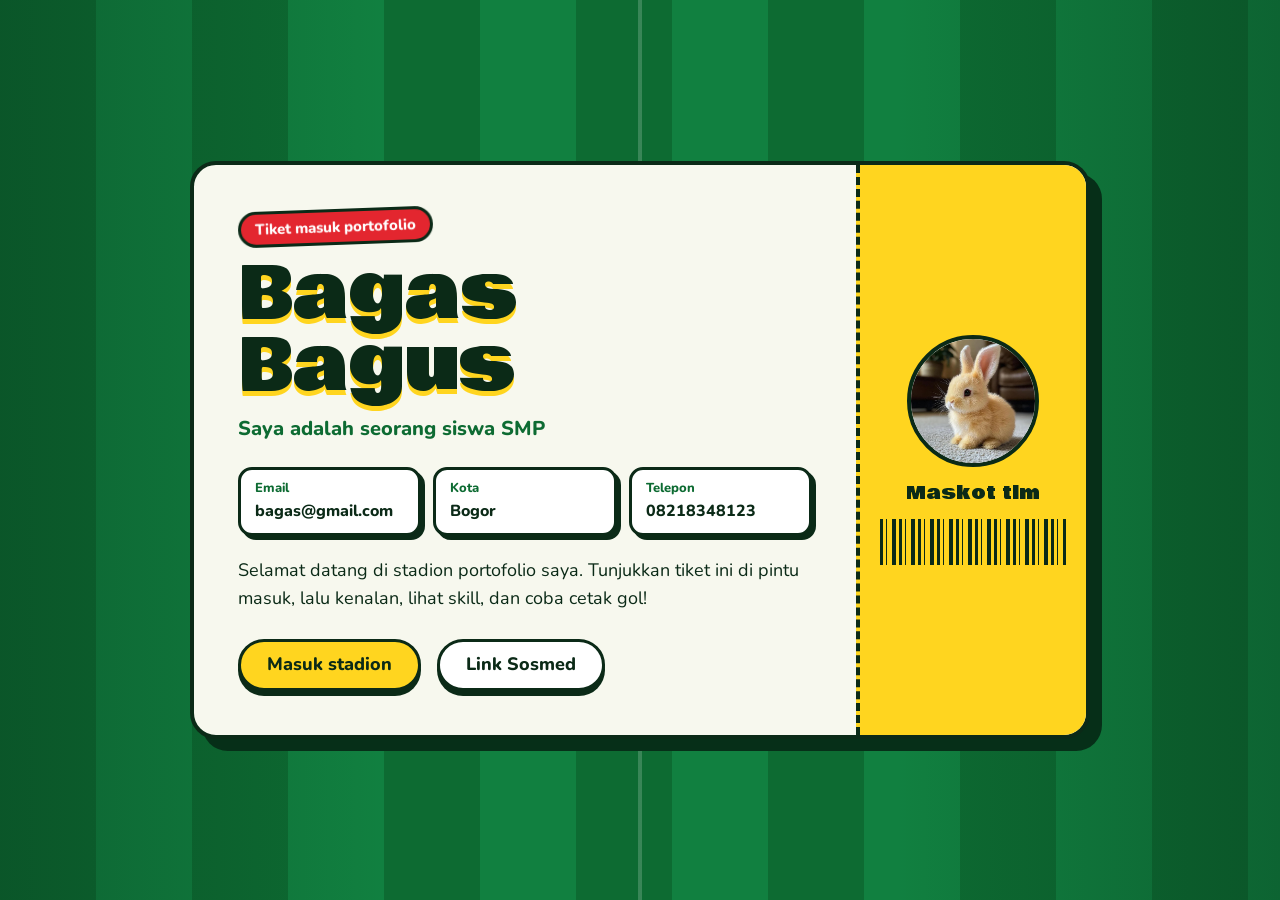
<file: index.html>
<!DOCTYPE html>
<html lang="id">
<head>
    <meta charset="UTF-8">
    <meta name="viewport" content="width=device-width, initial-scale=1.0">
    <meta name="theme-color" content="#0d6b32">
    <title>Tiket Masuk | Bagas Bagus</title>
    <link rel="icon" href="data:image/svg+xml,<svg xmlns=%22http://www.w3.org/2000/svg%22 viewBox=%220 0 100 100%22><text y=%22.9em%22 font-size=%2290%22>⚽</text></svg>">
    <link rel="stylesheet" href="fonts.css">
    <link rel="stylesheet" href="main.css">
</head>
<body>

    <svg class="sprite" width="0" height="0" aria-hidden="true" focusable="false">
        <defs><clipPath id="ballclip"><circle cx="50" cy="50" r="47"/></clipPath></defs>
        <symbol id="ball" viewBox="0 0 100 100">
            <circle cx="50" cy="50" r="47" fill="#fff" stroke="#0b2a17" stroke-width="4"/>
            <g clip-path="url(#ballclip)" fill="#0b2a17">
                <polygon points="50,33 66,45 60,64 40,64 34,45"/>
                <circle cx="50" cy="0" r="13"/><circle cx="97.5" cy="34.5" r="13"/>
                <circle cx="79.4" cy="90.5" r="13"/><circle cx="20.6" cy="90.5" r="13"/>
                <circle cx="2.5" cy="34.5" r="13"/>
            </g>
            <g stroke="#0b2a17" stroke-width="3" stroke-linecap="round">
                <line x1="50" y1="33" x2="50" y2="12"/><line x1="66" y1="45" x2="86" y2="38"/>
                <line x1="60" y1="64" x2="72" y2="81"/><line x1="40" y1="64" x2="28" y2="81"/>
                <line x1="34" y1="45" x2="14" y2="38"/>
            </g>
        </symbol>
    </svg>

    <!-- bola-bola yang melayang di latar -->
    <div class="floaters" aria-hidden="true">
        <svg style="--x:6%;  --s:54px; --t:7s;  --d:0s"><use href="#ball"/></svg>
        <svg style="--x:22%; --s:34px; --t:9s;  --d:-3s"><use href="#ball"/></svg>
        <svg style="--x:44%; --s:46px; --t:8s;  --d:-5s"><use href="#ball"/></svg>
        <svg style="--x:68%; --s:30px; --t:10s; --d:-1s"><use href="#ball"/></svg>
        <svg style="--x:82%; --s:58px; --t:7.5s;--d:-4s"><use href="#ball"/></svg>
        <svg style="--x:94%; --s:36px; --t:9.5s;--d:-6s"><use href="#ball"/></svg>
    </div>

    <main class="gate">
        <article class="ticket" id="ticket">

            <div class="ticket-main">
                <p class="ticket-kind">Tiket masuk portofolio</p>
                <h1>Bagas Bagus</h1>
                <p class="role">Saya adalah seorang siswa SMP</p>

                <dl class="info">
                    <div><dt>Email</dt><dd class="email">bagas@gmail.com</dd></div>
                    <div><dt>Kota</dt><dd>Bogor</dd></div>
                    <div><dt>Telepon</dt><dd class="nomor_telpon">08218348123</dd></div>
                </dl>

                <p class="text">Selamat datang di stadion portofolio saya. Tunjukkan tiket ini di pintu masuk, lalu kenalan, lihat skill, dan coba cetak gol!</p>

                <div class="actions">
                    <a class="btn btn-yellow kontak" id="enter" href="page2.html">Masuk stadion</a>
                    <a class="btn btn-chalk" href="https://www.youtube.com/" target="_blank" rel="noopener">Link Sosmed</a>
                </div>
            </div>

            <div class="ticket-stub">
                <img class="gambar" src="kelinci.jpg" alt="Maskot tim: anak kelinci berbulu kuning" width="1500" height="1500">
                <p class="mascot">Maskot tim</p>
                <div class="barcode" aria-hidden="true"></div>
            </div>

        </article>
    </main>

    <script src="main.js"></script>
</body>
</html>
</file>
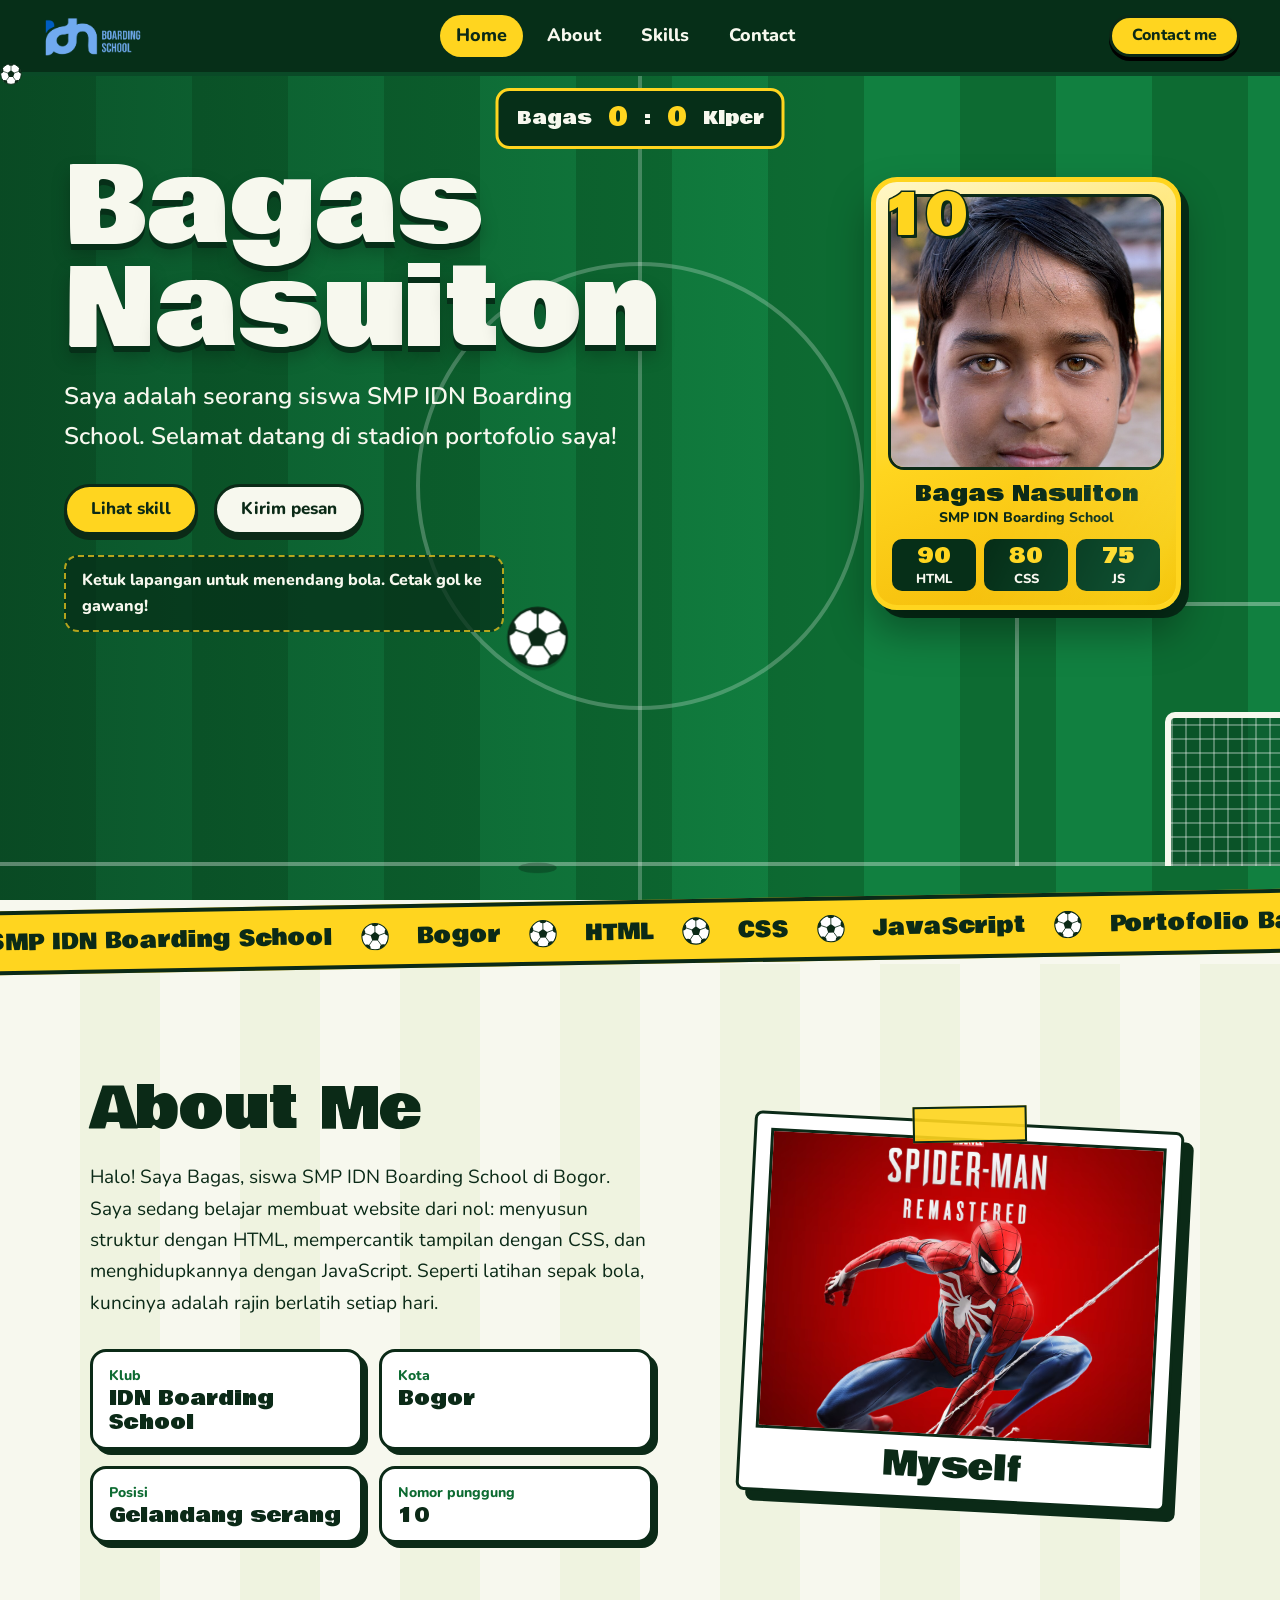
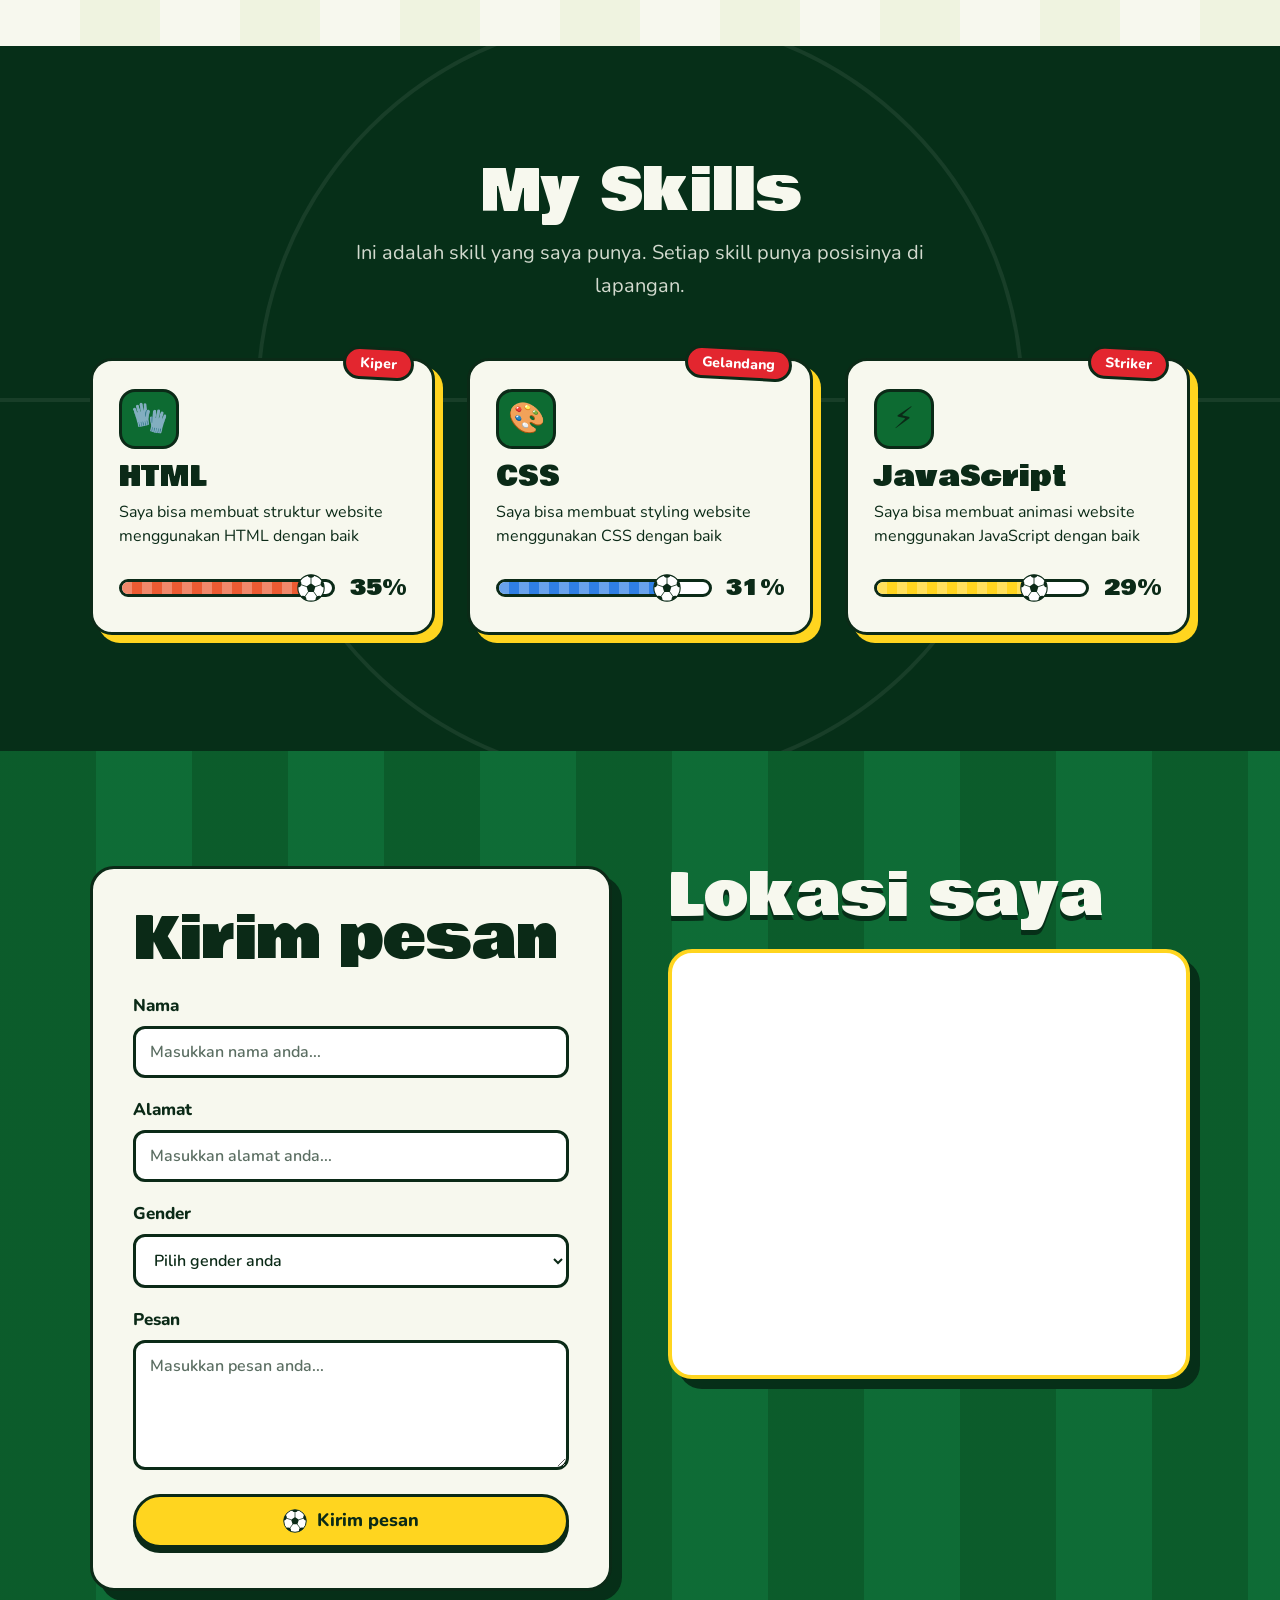
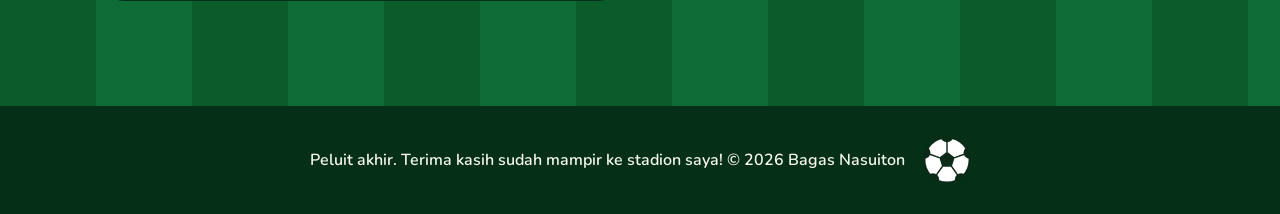
<file: page2.html>
<!DOCTYPE html>
<html lang="id">
<head>
    <meta charset="UTF-8">
    <meta name="viewport" content="width=device-width, initial-scale=1.0">
    <meta name="theme-color" content="#062f18">
    <meta name="description" content="Portofolio Bagas Nasuiton, siswa SMP IDN Boarding School. Kenalan, lihat skill, dan cetak gol di hero!">
    <title>Bagas Nasuiton | Portofolio Matchday</title>
    <link rel="icon" href="data:image/svg+xml,<svg xmlns=%22http://www.w3.org/2000/svg%22 viewBox=%220 0 100 100%22><text y=%22.9em%22 font-size=%2290%22>⚽</text></svg>">
    <link rel="stylesheet" href="fonts.css">
    <link rel="stylesheet" href="page2.css">
    <script>document.documentElement.classList.add('js')</script>
</head>
<body>

    <!-- Bola sepak (dipakai berulang lewat <use>) -->
    <svg class="sprite" width="0" height="0" aria-hidden="true" focusable="false">
        <defs><clipPath id="ballclip"><circle cx="50" cy="50" r="47"/></clipPath></defs>
        <symbol id="ball" viewBox="0 0 100 100">
            <circle cx="50" cy="50" r="47" fill="#fff" stroke="#0b2a17" stroke-width="4"/>
            <g clip-path="url(#ballclip)" fill="#0b2a17">
                <polygon points="50,33 66,45 60,64 40,64 34,45"/>
                <circle cx="50" cy="0" r="13"/><circle cx="97.5" cy="34.5" r="13"/>
                <circle cx="79.4" cy="90.5" r="13"/><circle cx="20.6" cy="90.5" r="13"/>
                <circle cx="2.5" cy="34.5" r="13"/>
            </g>
            <g stroke="#0b2a17" stroke-width="3" stroke-linecap="round">
                <line x1="50" y1="33" x2="50" y2="12"/><line x1="66" y1="45" x2="86" y2="38"/>
                <line x1="60" y1="64" x2="72" y2="81"/><line x1="40" y1="64" x2="28" y2="81"/>
                <line x1="34" y1="45" x2="14" y2="38"/>
            </g>
        </symbol>
    </svg>

    <nav class="navbar">
        <div class="logo">
            <a href="#home" aria-label="Kembali ke atas"><img src="images/logo-idn.png" alt="Logo IDN Boarding School"></a>
        </div>
        <button class="nav-toggle" type="button" aria-expanded="false" aria-controls="menu" aria-label="Buka menu">
            <span></span><span></span><span></span>
        </button>
        <div class="menu" id="menu">
            <a href="#home">Home</a>
            <a href="#aboutme">About</a>
            <a href="#skills">Skills</a>
            <a href="#contact">Contact</a>
        </div>
        <div class="button">
            <a class="btn btn-yellow" href="https://wa.me/6289639154877?text=Halo%20saya%20dari%20website" target="_blank" rel="noopener">Contact me</a>
        </div>
        <!-- Bola yang menggelinding mengikuti scroll -->
        <div class="progress" aria-hidden="true">
            <div class="progress-bar"></div>
            <svg class="progress-ball"><use href="#ball"/></svg>
        </div>
    </nav>

    <!-- ================= HERO: LAPANGAN ================= -->
    <header id="home" class="hero" data-pitch>
        <div class="pitch-lines" aria-hidden="true"><span class="box"></span></div>

        <div class="scoreboard" aria-live="polite">
            <span class="team">Bagas</span>
            <b id="score">0</b>
            <i>:</i>
            <b>0</b>
            <span class="team">Kiper</span>
        </div>

        <div class="hero-inner">
            <div class="hero-text">
                <h1 class="nama" aria-label="Bagas Nasuiton">Bagas Nasuiton</h1>
                <p class="deskripsi">Saya adalah seorang siswa SMP IDN Boarding School. Selamat datang di stadion portofolio saya!</p>
                <div class="hero-cta">
                    <a class="btn btn-yellow" href="#skills">Lihat skill</a>
                    <a class="btn btn-chalk" href="#contact">Kirim pesan</a>
                </div>
                <p class="hint" id="hint">Ketuk lapangan untuk menendang bola. Cetak gol ke gawang!</p>
            </div>

            <figure class="card player-card" id="playerCard">
                <span class="pc-shine" aria-hidden="true"></span>
                <span class="pc-number" aria-hidden="true">10</span>
                <img class="gambar" src="images/12_years_boy_from_Chanderi_(3).jpg" alt="Foto Bagas Nasuiton" width="960" height="1440">
                <figcaption>
                    <strong>Bagas Nasuiton</strong>
                    <span>SMP IDN Boarding School</span>
                    <ul class="pc-stats">
                        <li><b>90</b> HTML</li>
                        <li><b>80</b> CSS</li>
                        <li><b>75</b> JS</li>
                    </ul>
                </figcaption>
            </figure>
        </div>

        <div class="goal" id="goal" aria-hidden="true"></div>
        <div class="ball-shadow" id="ballShadow" aria-hidden="true"></div>
        <div class="ball" id="heroBall" aria-hidden="true"><svg><use href="#ball"/></svg></div>
        <div class="goal-banner" id="goalBanner" aria-hidden="true">GOOOL!</div>
    </header>

    <!-- Papan LED pinggir lapangan -->
    <div class="ticker" aria-hidden="true">
        <div class="ticker-track">
            <div class="ticker-group">
                <span>SMP IDN Boarding School</span><svg><use href="#ball"/></svg>
                <span>Bogor</span><svg><use href="#ball"/></svg>
                <span>HTML</span><svg><use href="#ball"/></svg>
                <span>CSS</span><svg><use href="#ball"/></svg>
                <span>JavaScript</span><svg><use href="#ball"/></svg>
                <span>Portofolio Bagas</span><svg><use href="#ball"/></svg>
            </div>
            <div class="ticker-group">
                <span>SMP IDN Boarding School</span><svg><use href="#ball"/></svg>
                <span>Bogor</span><svg><use href="#ball"/></svg>
                <span>HTML</span><svg><use href="#ball"/></svg>
                <span>CSS</span><svg><use href="#ball"/></svg>
                <span>JavaScript</span><svg><use href="#ball"/></svg>
                <span>Portofolio Bagas</span><svg><use href="#ball"/></svg>
            </div>
        </div>
    </div>

    <!-- ================= ABOUT: PROFIL PEMAIN ================= -->
    <section id="aboutme" class="aboutme">
        <div class="about-wrap">
            <div class="about-text">
                <h2>About Me</h2>
                <p>Halo! Saya Bagas, siswa SMP IDN Boarding School di Bogor. Saya sedang belajar membuat website dari nol: menyusun struktur dengan HTML, mempercantik tampilan dengan CSS, dan menghidupkannya dengan JavaScript. Seperti latihan sepak bola, kuncinya adalah rajin berlatih setiap hari.</p>
                <dl class="stats">
                    <div class="stat pop" style="--d:0ms"><dt>Klub</dt><dd>IDN Boarding School</dd></div>
                    <div class="stat pop" style="--d:90ms"><dt>Kota</dt><dd>Bogor</dd></div>
                    <div class="stat pop" style="--d:180ms"><dt>Posisi</dt><dd>Gelandang serang</dd></div>
                    <div class="stat pop" style="--d:270ms"><dt>Nomor punggung</dt><dd>10</dd></div>
                </dl>
            </div>
            <figure class="about-image pop">
                <img src="images/spiderman.avif" alt="Spider-Man beraksi di antara gedung tinggi" width="1000" height="563">
                <figcaption>Myself</figcaption>
            </figure>
        </div>
    </section>

    <!-- ================= SKILLS: STATISTIK PEMAIN ================= -->
    <section id="skills" class="skills">
        <div class="skills-title">
            <h2>My Skills</h2>
            <p class="skills-subtitle">Ini adalah skill yang saya punya. Setiap skill punya posisinya di lapangan.</p>
        </div>
        <div class="skills-container">

            <div class="skill-card pop" style="--d:0ms; --w:90%">
                <span class="skill-pos">Kiper</span>
                <div class="skill-icon" aria-hidden="true">🧤</div>
                <h3>HTML</h3>
                <p class="skill-desc">Saya bisa membuat struktur website menggunakan HTML dengan baik</p>
                <div class="skill-meter">
                    <div class="skill-bar"><div class="skill-progress html"><svg class="tip"><use href="#ball"/></svg></div></div>
                    <p class="skill-percent"><span class="count" data-to="90">90</span>%</p>
                </div>
            </div>

            <div class="skill-card pop" style="--d:130ms; --w:80%">
                <span class="skill-pos">Gelandang</span>
                <div class="skill-icon" aria-hidden="true">🎨</div>
                <h3>CSS</h3>
                <p class="skill-desc">Saya bisa membuat styling website menggunakan CSS dengan baik</p>
                <div class="skill-meter">
                    <div class="skill-bar"><div class="skill-progress css"><svg class="tip"><use href="#ball"/></svg></div></div>
                    <p class="skill-percent"><span class="count" data-to="80">80</span>%</p>
                </div>
            </div>

            <div class="skill-card pop" style="--d:260ms; --w:75%">
                <span class="skill-pos">Striker</span>
                <div class="skill-icon" aria-hidden="true">⚡</div>
                <h3>JavaScript</h3>
                <p class="skill-desc">Saya bisa membuat animasi website menggunakan JavaScript dengan baik</p>
                <div class="skill-meter">
                    <div class="skill-bar"><div class="skill-progress js"><svg class="tip"><use href="#ball"/></svg></div></div>
                    <p class="skill-percent"><span class="count" data-to="75">75</span>%</p>
                </div>
            </div>

        </div>
    </section>

    <!-- ================= CONTACT ================= -->
    <section id="contact" class="contact">
        <div class="contact-grid">
            <div class="Contact-form pop">
                <h2>Kirim pesan</h2>
                <form action="https://formsubmit.co/dion@idn.sch.id" method="POST">
                    <label for="nama">Nama</label>
                    <input id="nama" type="text" name="nama" placeholder="Masukkan nama anda..." required>
                    <label for="alamat">Alamat</label>
                    <input id="alamat" type="text" name="alamat" placeholder="Masukkan alamat anda...">
                    <label for="gender">Gender</label>
                    <select name="jenis_kelamin" id="gender">
                        <option value="">Pilih gender anda</option>
                        <option value="Pria">Pria</option>
                        <option value="Wanita">Wanita</option>
                    </select>
                    <label for="pesan">Pesan</label>
                    <textarea name="pesan" id="pesan" placeholder="Masukkan pesan anda..." required></textarea>
                    <button class="btn btn-yellow" type="submit"><svg class="btn-ball" aria-hidden="true"><use href="#ball"/></svg>Kirim pesan</button>
                </form>
            </div>
            <div class="contact-maps pop" style="--d:150ms">
                <h2>Lokasi saya</h2>
                <iframe title="Peta lokasi SMP dan SMK IDN Boarding School" src="https://www.google.com/maps/embed?pb=!1m18!1m12!1m3!1d3963.971549335213!2d107.03556067467862!3d-6.525276963791283!2m3!1f0!2f0!3f0!3m2!1i1024!2i768!4f13.1!3m3!1m2!1s0x2e69bc6e5be3d9bd%3A0x6b9881dabd801476!2sSMP%20%26%20SMK%20IDN%20Boarding%20School!5e0!3m2!1sen!2sid!4v1788061265386!5m2!1sen!2sid" width="600" height="450" style="border:0;" allowfullscreen="" loading="lazy" referrerpolicy="strict-origin-when-cross-origin"></iframe>
            </div>
        </div>
    </section>

    <footer class="footer">
        <p>Peluit akhir. Terima kasih sudah mampir ke stadion saya! © 2026 Bagas Nasuiton</p>
        <button class="to-top" type="button" id="toTop" aria-label="Kembali ke kick-off"><svg><use href="#ball"/></svg></button>
    </footer>

    <script src="page2.js"></script>
</body>
</html>
</file>
<file: fonts.css>
/* Font disimpan lokal di folder fonts/ supaya website tetap tampil benar tanpa internet */
@font-face{
    font-family:"Bowlby One";
    font-style:normal;
    font-weight:400;
    font-display:swap;
    src:url("fonts/bowlby-one-latin-400-normal.woff2") format("woff2");
}
@font-face{
    font-family:"Nunito";
    font-style:normal;
    font-weight:400;
    font-display:swap;
    src:url("fonts/nunito-latin-400-normal.woff2") format("woff2");
}
@font-face{
    font-family:"Nunito";
    font-style:normal;
    font-weight:600;
    font-display:swap;
    src:url("fonts/nunito-latin-600-normal.woff2") format("woff2");
}
@font-face{
    font-family:"Nunito";
    font-style:normal;
    font-weight:800;
    font-display:swap;
    src:url("fonts/nunito-latin-800-normal.woff2") format("woff2");
}
</file>
<file: main.css>
/* ==========================================================
   HALAMAN DEPAN — Tiket masuk stadion
   ========================================================== */

:root{
    --pitch:#0d6b32;
    --pitch-light:#118040;
    --night:#062f18;
    --chalk:#f7f8ee;
    --ink:#0b2a17;
    --yellow:#ffd51f;
    --red:#e3262f;

    --display:"Bowlby One","Arial Black",Impact,sans-serif;
    --body:"Nunito",system-ui,-apple-system,"Segoe UI",sans-serif;
    --spring:cubic-bezier(.3,1.5,.5,1);
}

*{ margin:0; padding:0; box-sizing:border-box; }

body{
    min-height:100svh;
    display:grid;
    place-items:center;
    padding:32px 16px;
    font-family:var(--body);
    font-size:18px;
    line-height:1.6;
    color:var(--ink);
    overflow-x:hidden;
    background:
        radial-gradient(circle at 50% 50%, transparent 0 190px, rgba(255,255,255,.18) 190px 194px, transparent 194px),
        linear-gradient(rgba(255,255,255,.18),rgba(255,255,255,.18)) center / 4px 100% no-repeat,
        linear-gradient(90deg, rgba(6,47,24,.35), transparent 30%, transparent 70%, rgba(6,47,24,.35)),
        repeating-linear-gradient(90deg, var(--pitch) 0 96px, var(--pitch-light) 96px 192px);
}

.sprite{ position:absolute; width:0; height:0; overflow:hidden; }
img{ max-width:100%; display:block; }

:focus-visible{ outline:3px solid var(--yellow); outline-offset:3px; }
.ticket :focus-visible{ outline-color:var(--ink); }

/* ---------- bola melayang ---------- */
.floaters{ position:fixed; inset:0; pointer-events:none; overflow:hidden; }
.floaters svg{
    position:absolute;
    left:var(--x);
    bottom:-80px;
    width:var(--s);
    height:var(--s);
    opacity:.9;
    animation:float var(--t) linear var(--d) infinite;
}
@keyframes float{
    0%  { transform:translateY(0) rotate(0); }
    100%{ transform:translateY(-120vh) rotate(540deg); }
}

/* ---------- tiket ---------- */
.gate{ position:relative; z-index:1; width:100%; max-width:900px; perspective:1200px; }

.ticket{
    position:relative;
    display:grid;
    grid-template-columns:1fr 230px;
    background:var(--chalk);
    border:4px solid var(--ink);
    border-radius:26px;
    box-shadow:12px 12px 0 var(--night);
    animation:drop 1.1s var(--spring) both;
}
@keyframes drop{
    0%  { opacity:0; transform:translateY(-110vh) rotate(-14deg); }
    55% { opacity:1; }
    100%{ opacity:1; transform:none; }
}

.ticket-main{ padding:clamp(26px,4vw,44px); }

.ticket-kind{
    display:inline-block;
    margin-bottom:14px;
    padding:3px 14px;
    background:var(--red);
    color:#fff;
    border:3px solid var(--ink);
    border-radius:999px;
    font-size:15px;
    font-weight:800;
    transform:rotate(-2deg);
}

h1{
    font-family:var(--display);
    font-weight:400;
    font-size:clamp(40px,7vw,72px);
    line-height:1;
    text-shadow:0 5px 0 var(--yellow);
}
.role{ margin-top:10px; font-size:20px; font-weight:800; color:var(--pitch); }

.info{
    margin-top:22px;
    display:grid;
    grid-template-columns:repeat(auto-fit,minmax(150px,1fr));
    gap:12px;
}
.info div{
    padding:8px 14px;
    background:#fff;
    border:3px solid var(--ink);
    border-radius:14px;
    box-shadow:4px 4px 0 var(--ink);
    transition:transform .25s var(--spring);
}
.info div:hover{ transform:translateY(-4px) rotate(-1.5deg); }
.info dt{ font-size:13px; font-weight:800; color:var(--pitch); }
.info dd{ font-weight:800; font-size:16px; overflow-wrap:anywhere; }

.text{ margin-top:20px; max-width:52ch; }

.actions{ margin-top:26px; display:flex; flex-wrap:wrap; gap:16px; }

.btn{
    display:inline-flex;
    align-items:center;
    justify-content:center;
    padding:12px 26px;
    border:3px solid var(--ink);
    border-radius:999px;
    font:800 18px/1.2 var(--body);
    color:var(--ink);
    text-decoration:none;
    box-shadow:0 5px 0 var(--ink);
    transition:transform .18s var(--spring), box-shadow .18s;
}
.btn:hover{ transform:translateY(-3px); box-shadow:0 8px 0 var(--ink); }
.btn:active{ transform:translateY(4px); box-shadow:0 1px 0 var(--ink); }
.btn-yellow{ background:var(--yellow); }
.btn-chalk{ background:#fff; }
.kontak{ animation:nudge 2.4s ease-in-out 1.6s infinite; }
@keyframes nudge{
    0%,86%,100%{ transform:none; }
    90%{ transform:translateX(-6px) rotate(-2deg); }
    94%{ transform:translateX(6px) rotate(2deg); }
}

/* ---------- sobekan tiket ---------- */
.ticket-stub{
    position:relative;
    display:flex;
    flex-direction:column;
    align-items:center;
    justify-content:center;
    gap:12px;
    padding:28px 20px;
    border-left:4px dashed var(--ink);
    background:var(--yellow);
    border-radius:0 22px 22px 0;
}
.ticket-stub .gambar{
    width:132px;
    height:132px;
    object-fit:cover;
    border:4px solid var(--ink);
    border-radius:50%;
    background:#fff;
    animation:wobble 3.2s ease-in-out infinite;
}
@keyframes wobble{
    0%,100%{ transform:rotate(-5deg); }
    50%    { transform:rotate(5deg) translateY(-6px); }
}
.mascot{ font-family:var(--display); font-size:18px; }
.barcode{
    width:100%;
    height:46px;
    background:repeating-linear-gradient(90deg,var(--ink) 0 3px,transparent 3px 6px,var(--ink) 6px 7px,transparent 7px 12px,var(--ink) 12px 16px,transparent 16px 19px);
}

/* ---------- masuk gerbang ---------- */
.ticket.leave{ animation:leave .55s cubic-bezier(.6,-.3,.8,.5) forwards; }
@keyframes leave{
    to{ opacity:0; transform:translateY(-120vh) rotate(8deg); }
}

/* ---------- responsif ---------- */
@media (max-width:720px){
    .ticket{ grid-template-columns:1fr; }
    .ticket-stub{
        flex-direction:row;
        flex-wrap:wrap;
        justify-content:center;
        border-left:0;
        border-top:4px dashed var(--ink);
        border-radius:0 0 22px 22px;
    }
    .ticket-stub .gambar{ width:84px; height:84px; }
    .barcode{ width:min(100%,220px); }
}

@media (prefers-reduced-motion:reduce){
    *,*::before,*::after{
        animation-duration:.01ms !important;
        animation-iteration-count:1 !important;
        animation-delay:0s !important;
        transition-duration:.01ms !important;
    }
    .floaters{ display:none; }
}
</file>
<file: page2.css>
/* ==========================================================
   PORTOFOLIO MATCHDAY — Bagas Nasuiton
   Palet: hijau rumput, kapur putih, kartu kuning, kartu merah
   ========================================================== */

:root{
    --pitch-dark:#0a4a27;
    --pitch:#0d6b32;
    --pitch-light:#118040;
    --night:#062f18;
    --chalk:#f7f8ee;
    --ink:#0b2a17;
    --yellow:#ffd51f;
    --red:#e3262f;
    --sky:#2f7fe5;

    --display:"Bowlby One","Arial Black",Impact,sans-serif;
    --body:"Nunito",system-ui,-apple-system,"Segoe UI",sans-serif;

    --nav-h:72px;
    --floor:34px;
    --spring:cubic-bezier(.3,1.5,.5,1);
}

*{
    margin:0;
    padding:0;
    box-sizing:border-box;
}

html{
    overflow-x:hidden;
    overflow-x:clip;
    scroll-behavior:smooth;
    scroll-padding-top:calc(var(--nav-h) + 8px);
}

body{
    font-family:var(--body);
    font-size:18px;
    line-height:1.65;
    color:var(--ink);
    background:var(--chalk);
    overflow-x:hidden;
    overflow-x:clip;
}

img{ max-width:100%; display:block; }

.sprite{ position:absolute; width:0; height:0; overflow:hidden; }

:focus-visible{
    outline:3px solid var(--yellow);
    outline-offset:3px;
}
.aboutme :focus-visible,
.Contact-form :focus-visible{ outline-color:var(--ink); }

h1,h2,h3{
    font-family:var(--display);
    font-weight:400;
    line-height:1.05;
}

h2{ font-size:clamp(36px,5vw,58px); }

/* ---------- Tombol ---------- */
.btn{
    display:inline-flex;
    align-items:center;
    justify-content:center;
    gap:10px;
    padding:12px 24px;
    border:3px solid var(--ink);
    border-radius:999px;
    font:800 17px/1.2 var(--body);
    color:var(--ink);
    text-decoration:none;
    cursor:pointer;
    box-shadow:0 5px 0 var(--ink);
    transition:transform .18s var(--spring), box-shadow .18s;
}
.btn:hover{ transform:translateY(-3px); box-shadow:0 8px 0 var(--ink); }
.btn:active{ transform:translateY(4px); box-shadow:0 1px 0 var(--ink); }
.btn-yellow{ background:var(--yellow); }
.btn-chalk{ background:var(--chalk); }

/* ==========================================================
   NAVBAR
   ========================================================== */
.navbar{
    position:sticky;
    top:0;
    z-index:50;
    height:var(--nav-h);
    display:flex;
    align-items:center;
    justify-content:space-between;
    gap:20px;
    padding:0 clamp(16px,4vw,40px);
    background:var(--night);
}

.logo img{ height:46px; width:auto; }

.menu{
    display:flex;
    gap:8px;
}

.menu a{
    color:var(--chalk);
    text-decoration:none;
    font-size:18px;
    font-weight:800;
    padding:6px 16px;
    border-radius:999px;
    transition:background .2s, transform .2s var(--spring), color .2s;
}
.menu a:hover{ background:rgba(255,255,255,.14); transform:translateY(-3px); }
.menu a.active{ background:var(--yellow); color:var(--ink); }

.button .btn{ padding:8px 20px; font-size:16px; box-shadow:0 4px 0 #000; }

.nav-toggle{
    display:none;
    width:44px;
    height:44px;
    border:0;
    border-radius:12px;
    background:rgba(255,255,255,.1);
    cursor:pointer;
    flex-direction:column;
    justify-content:center;
    align-items:center;
    gap:5px;
}
.nav-toggle span{
    width:22px;
    height:3px;
    border-radius:3px;
    background:var(--chalk);
    transition:transform .25s, opacity .25s;
}
.nav-toggle[aria-expanded="true"] span:nth-child(1){ transform:translateY(8px) rotate(45deg); }
.nav-toggle[aria-expanded="true"] span:nth-child(2){ opacity:0; }
.nav-toggle[aria-expanded="true"] span:nth-child(3){ transform:translateY(-8px) rotate(-45deg); }

/* Garis progres + bola menggelinding */
.progress{
    position:absolute;
    left:0;
    right:0;
    bottom:-4px;
    height:4px;
    background:var(--pitch-dark);
    --p:0%;
}
.progress-bar{ height:100%; width:var(--p); background:var(--yellow); }
.progress-ball{
    position:absolute;
    top:-9px;
    left:calc((100% - 22px) * var(--pn,0));
    width:22px;
    height:22px;
    transform:rotate(var(--rot,0deg));
}

/* ==========================================================
   HERO — LAPANGAN
   ========================================================== */
.hero{
    --ball:clamp(44px,5.2vw,62px);
    --goal-w:clamp(84px,9vw,120px);
    --goal-h:clamp(100px,min(12vw,19svh),156px);
    position:relative;
    overflow:hidden;
    min-height:max(640px, calc(100svh - var(--nav-h)));
    padding:84px clamp(16px,5vw,72px) calc(var(--goal-h) + var(--floor) + 18px);
    color:var(--chalk);
    background:
        linear-gradient(90deg, rgba(6,47,24,.55), rgba(6,47,24,0) 65%),
        repeating-linear-gradient(90deg, var(--pitch) 0 96px, var(--pitch-light) 96px 192px);
}

/* garis lapangan */
.pitch-lines{
    position:absolute;
    inset:0;
    pointer-events:none;
    background:
        linear-gradient(rgba(255,255,255,.24),rgba(255,255,255,.24)) center / 4px 100% no-repeat,
        linear-gradient(rgba(255,255,255,.34),rgba(255,255,255,.34)) 0 calc(100% - var(--floor)) / 100% 4px no-repeat;
}
.pitch-lines::before{
    content:"";
    position:absolute;
    left:50%;
    top:50%;
    width:min(440px,70vw);
    aspect-ratio:1;
    transform:translate(-50%,-50%);
    border:4px solid rgba(255,255,255,.24);
    border-radius:50%;
}
.pitch-lines .box{
    position:absolute;
    right:0;
    bottom:var(--floor);
    width:calc(var(--goal-w) + 150px);
    height:calc(var(--goal-h) + 110px);
    border:4px solid rgba(255,255,255,.34);
    border-right:0;
    border-bottom:0;
}

.hero-inner{
    position:relative;
    z-index:4;
    max-width:1180px;
    margin:0 auto;
    display:grid;
    grid-template-columns:1.3fr .7fr;
    gap:clamp(24px,5vw,64px);
    align-items:center;
}

/* nama: pemain berlari masuk satu per satu */
.nama{
    font-size:clamp(46px,min(9vw,14svh),108px);
    line-height:.95;
    color:var(--chalk);
    text-shadow:0 6px 0 var(--night), 0 10px 18px rgba(0,0,0,.25);
}
.nama .word{ display:inline-block; white-space:nowrap; margin-right:.22em; }
.nama .ch{
    display:inline-block;
    animation:dribble .8s var(--spring) backwards;
    animation-delay:calc(var(--i) * 55ms + 250ms);
}
@keyframes dribble{
    0%  { opacity:0; transform:translateY(-140%) rotate(-24deg) scale(.6); }
    100%{ opacity:1; transform:none; }
}

.deskripsi{
    margin-top:16px;
    max-width:40ch;
    font-size:clamp(19px,2.2vw,24px);
    font-weight:600;
    color:var(--chalk);
}

.hero-cta{
    margin-top:28px;
    display:flex;
    flex-wrap:wrap;
    gap:16px;
}

.hint{
    margin-top:20px;
    max-width:44ch;
    font-size:16px;
    font-weight:700;
    padding:10px 16px;
    border-radius:14px;
    background:rgba(6,47,24,.72);
    border:2px dashed rgba(255,213,31,.7);
    color:var(--chalk);
    transition:opacity .5s, transform .5s;
}
.hint.done{ opacity:0; transform:translateY(8px); pointer-events:none; }

/* papan skor */
.scoreboard{
    position:absolute;
    z-index:8;
    top:16px;
    left:50%;
    transform:translateX(-50%);
    display:flex;
    align-items:center;
    gap:12px;
    padding:6px 18px;
    border:3px solid var(--yellow);
    border-radius:14px;
    background:var(--night);
    font-family:var(--display);
    color:var(--chalk);
    font-size:18px;
}
.scoreboard b{
    min-width:28px;
    text-align:center;
    color:var(--yellow);
    font-weight:400;
    font-size:26px;
}
.scoreboard i{ font-style:normal; color:var(--chalk); }
.scoreboard.bump{ animation:bump .6s var(--spring); }
@keyframes bump{
    0%{ transform:translateX(-50%) scale(1); }
    35%{ transform:translateX(-50%) scale(1.25) rotate(-3deg); }
    100%{ transform:translateX(-50%) scale(1); }
}

/* kartu pemain */
.card.player-card{
    --rx:0deg;
    --ry:0deg;
    position:relative;
    justify-self:center;
    width:min(100%,310px);
    padding:12px 12px 0;
    border:5px solid var(--yellow);
    border-radius:26px;
    background:linear-gradient(160deg,#fff7c9,var(--yellow) 55%,#f2b705);
    box-shadow:0 22px 40px rgba(0,0,0,.35), 8px 8px 0 var(--night);
    transform:perspective(900px) rotateX(var(--rx)) rotateY(var(--ry));
    transition:transform .25s ease-out;
    animation:enter-card .9s var(--spring) .9s backwards;
}
@keyframes enter-card{
    from{ opacity:0; transform:translateX(120px) rotate(14deg); }
}
.player-card img.gambar{
    width:100%;
    height:auto;
    aspect-ratio:1/1;
    object-fit:cover;
    object-position:center 22%;
    border-radius:16px;
    border:3px solid var(--ink);
}
.pc-number{
    position:absolute;
    z-index:2;
    top:6px;
    left:8px;
    font-family:var(--display);
    font-size:56px;
    line-height:1;
    color:var(--yellow);
    -webkit-text-stroke:3px var(--ink);
    paint-order:stroke fill;
    text-shadow:3px 3px 0 var(--ink);
}
.pc-shine{
    position:absolute;
    inset:0;
    z-index:3;
    border-radius:20px;
    pointer-events:none;
    background:linear-gradient(115deg,transparent 30%,rgba(255,255,255,.55) 48%,transparent 66%);
    background-size:250% 100%;
    background-position:calc(50% + var(--ry) * -8) 0;
    mix-blend-mode:soft-light;
}
.player-card figcaption{
    padding:12px 4px 14px;
    text-align:center;
    color:var(--ink);
}
.player-card figcaption strong{
    display:block;
    font-family:var(--display);
    font-weight:400;
    font-size:22px;
    line-height:1.1;
}
.player-card figcaption span{ display:block; font-size:14px; font-weight:800; }
.pc-stats{
    margin-top:10px;
    list-style:none;
    display:flex;
    justify-content:center;
    gap:8px;
}
.pc-stats li{
    flex:1;
    padding:4px 0;
    border-radius:10px;
    background:var(--night);
    color:var(--chalk);
    font-size:13px;
    font-weight:800;
    line-height:1.25;
}
.pc-stats b{
    display:block;
    font-family:var(--display);
    font-weight:400;
    font-size:22px;
    color:var(--yellow);
}

/* gawang, bola, banner gol */
.goal{
    position:absolute;
    z-index:3;
    right:0;
    bottom:var(--floor);
    width:var(--goal-w);
    height:var(--goal-h);
    border:6px solid var(--chalk);
    border-right:0;
    border-bottom:0;
    border-radius:10px 0 0 0;
    background:
        repeating-linear-gradient(0deg, rgba(255,255,255,.3) 0 2px, transparent 2px 14px),
        repeating-linear-gradient(90deg, rgba(255,255,255,.3) 0 2px, transparent 2px 14px),
        rgba(6,47,24,.38);
}
.goal.flash{ animation:net .7s ease-out; }
@keyframes net{
    0%,100%{ box-shadow:none; }
    30%{ box-shadow:0 0 0 6px var(--yellow), 0 0 40px 10px rgba(255,213,31,.8); }
}

.ball, .ball-shadow{ display:none; }
.js .ball, .js .ball-shadow{ display:block; }

.ball{
    position:absolute;
    z-index:6;
    top:0;
    left:0;
    width:var(--ball);
    height:var(--ball);
    pointer-events:none;
    will-change:transform;
    filter:drop-shadow(0 3px 0 rgba(0,0,0,.22));
}
.ball svg{ width:100%; height:100%; display:block; }

.ball-shadow{
    position:absolute;
    z-index:2;
    top:0;
    left:0;
    width:var(--ball);
    height:calc(var(--ball) * .28);
    border-radius:50%;
    background:rgba(0,0,0,.35);
    pointer-events:none;
    will-change:transform;
}

.goal-banner{
    position:absolute;
    z-index:9;
    left:50%;
    top:44%;
    font-family:var(--display);
    font-size:clamp(64px,16vw,190px);
    line-height:1;
    color:var(--yellow);
    -webkit-text-stroke:4px var(--ink);
    paint-order:stroke fill;
    text-shadow:0 10px 0 var(--ink);
    white-space:nowrap;
    pointer-events:none;
    opacity:0;
    transform:translate(-50%,-50%) scale(.3);
}
.goal-banner.show{ animation:banner 1.5s var(--spring) forwards; }
@keyframes banner{
    0%  { opacity:0; transform:translate(-50%,-50%) scale(.3) rotate(-10deg); }
    25% { opacity:1; transform:translate(-50%,-50%) scale(1.1) rotate(4deg); }
    70% { opacity:1; transform:translate(-50%,-50%) scale(1) rotate(-2deg); }
    100%{ opacity:0; transform:translate(-50%,-70%) scale(1.05); }
}

.confetti{
    position:absolute;
    z-index:9;
    width:10px;
    height:16px;
    border-radius:2px;
    pointer-events:none;
    background:var(--c);
    animation:confetti 1.5s cubic-bezier(.2,.7,.3,1) forwards;
}
@keyframes confetti{
    0%  { opacity:1; transform:translate(0,0) rotate(0); }
    100%{ opacity:0; transform:translate(var(--dx),var(--dy)) rotate(var(--rot)); }
}

.ripple{
    position:absolute;
    z-index:5;
    width:20px;
    height:20px;
    margin:-10px 0 0 -10px;
    border:4px solid var(--yellow);
    border-radius:50%;
    pointer-events:none;
    animation:ripple .6s ease-out forwards;
}
@keyframes ripple{ to{ transform:scale(4); opacity:0; } }

/* ==========================================================
   PAPAN LED
   ========================================================== */
.ticker{
    position:relative;
    z-index:7;
    overflow:hidden;
    background:var(--yellow);
    color:var(--ink);
    border-block:4px solid var(--ink);
    transform:rotate(-1deg);
    margin:0 -12px;
    padding:10px 0;
}
.ticker-track{
    display:flex;
    width:max-content;
    animation:marquee 30s linear infinite;
}
.ticker:hover .ticker-track{ animation-play-state:paused; }
.ticker-group{
    display:flex;
    align-items:center;
    gap:28px;
    padding-right:28px;
    font-family:var(--display);
    font-size:22px;
    white-space:nowrap;
}
.ticker-group svg{ width:28px; height:28px; animation:spin 4s linear infinite; }
@keyframes marquee{ to{ transform:translateX(-50%); } }
@keyframes spin{ to{ transform:rotate(360deg); } }

/* ==========================================================
   ABOUT
   ========================================================== */
.aboutme{
    padding:clamp(80px,9vw,120px) clamp(16px,5vw,72px) clamp(72px,8vw,110px);
    background:repeating-linear-gradient(90deg,#f7f8ee 0 80px,#eff3e0 80px 160px);
}

.about-wrap{
    max-width:1100px;
    margin:0 auto;
    display:grid;
    grid-template-columns:1.1fr .9fr;
    gap:clamp(32px,6vw,80px);
    align-items:center;
}

.about-text h2{ margin-bottom:22px; }
.about-text p{ max-width:56ch; font-size:19px; }

.stats{
    margin-top:30px;
    display:grid;
    grid-template-columns:repeat(2,1fr);
    gap:16px;
}
.stat{
    padding:12px 16px;
    background:#fff;
    border:3px solid var(--ink);
    border-radius:16px;
    box-shadow:5px 5px 0 var(--ink);
}
.stat dt{ font-size:14px; font-weight:800; color:var(--pitch); }
.stat dd{ font-family:var(--display); font-size:20px; line-height:1.2; }

.about-image{
    justify-self:center;
    position:relative;
    width:min(100%,430px);
    padding:14px 14px 0;
    background:#fff;
    border:3px solid var(--ink);
    border-radius:8px;
    box-shadow:10px 10px 0 var(--ink);
    transform:rotate(3deg);
    transition:transform .4s var(--spring);
}
.about-image:hover{ transform:rotate(-1deg) scale(1.04); }
.about-image::before{
    content:"";
    position:absolute;
    top:-18px;
    left:50%;
    width:110px;
    height:32px;
    background:rgba(255,213,31,.9);
    border:2px solid var(--ink);
    transform:translateX(-50%) rotate(-4deg);
}
.about-image img{
    width:100%;
    height:300px;
    object-fit:cover;
    border:3px solid var(--ink);
}
.about-image figcaption{
    padding:12px 0 14px;
    text-align:center;
    font-family:var(--display);
    font-size:34px;
    line-height:1;
}

/* ==========================================================
   SKILLS
   ========================================================== */
.skills{
    position:relative;
    overflow:hidden;
    background:var(--night);
    color:var(--chalk);
    padding:clamp(80px,9vw,120px) clamp(16px,5vw,72px);
}
.skills::before{
    content:"";
    position:absolute;
    left:50%;
    top:50%;
    width:min(760px,120vw);
    aspect-ratio:1;
    transform:translate(-50%,-50%);
    border:4px solid rgba(255,255,255,.07);
    border-radius:50%;
}
.skills::after{
    content:"";
    position:absolute;
    left:0;
    right:0;
    top:50%;
    height:4px;
    background:rgba(255,255,255,.07);
}

.skills-title{
    position:relative;
    z-index:1;
    text-align:center;
    max-width:620px;
    margin:0 auto 56px;
}
.skills-title h2{ margin-bottom:14px; }
.skills-title .skills-subtitle{ font-size:20px; color:rgba(247,248,238,.85); }

.skills-container{
    position:relative;
    z-index:1;
    max-width:1100px;
    margin:0 auto;
    display:grid;
    grid-template-columns:repeat(auto-fit,minmax(250px,1fr));
    gap:32px;
}

.skill-card{
    position:relative;
    padding:28px 26px 26px;
    background:var(--chalk);
    color:var(--ink);
    border:3px solid var(--ink);
    border-radius:22px;
    box-shadow:8px 8px 0 var(--yellow);
    transition:transform .3s var(--spring), box-shadow .3s;
}
.skill-card:hover{
    transform:translateY(-8px) rotate(-1.2deg);
    box-shadow:12px 14px 0 var(--yellow);
}

.skill-pos{
    position:absolute;
    top:-14px;
    right:18px;
    padding:2px 14px;
    background:var(--red);
    color:#fff;
    border:3px solid var(--ink);
    border-radius:999px;
    font-size:14px;
    font-weight:800;
    transform:rotate(3deg);
}

.skill-icon{
    width:60px;
    height:60px;
    display:flex;
    align-items:center;
    justify-content:center;
    margin-bottom:14px;
    background:var(--pitch);
    border:3px solid var(--ink);
    border-radius:16px;
    font-size:30px;
    transition:transform .4s var(--spring);
}
.skill-card:hover .skill-icon{ transform:rotate(-12deg) scale(1.15); }

.skill-card h3{ font-size:28px; margin-bottom:8px; }
.skill-desc{ font-size:16px; line-height:1.5; margin-bottom:22px; }

.skill-meter{ display:flex; align-items:center; gap:14px; }
.skill-bar{
    flex:1;
    height:18px;
    background:#fff;
    border:3px solid var(--ink);
    border-radius:999px;
}
.skill-progress{
    position:relative;
    height:100%;
    width:var(--w);
    border-radius:999px;
    background-image:repeating-linear-gradient(90deg,rgba(255,255,255,.28) 0 10px,transparent 10px 20px);
}
.js .skill-progress{ width:0; }
.js .skill-card.in .skill-progress{
    width:var(--w);
    transition:width 1.4s cubic-bezier(.2,.8,.2,1) .35s;
}
.skill-progress.html{ background-color:#ec5b32; }
.skill-progress.css{ background-color:var(--sky); }
.skill-progress.js{ background-color:var(--yellow); }

.skill-progress .tip{
    position:absolute;
    top:50%;
    right:-14px;
    width:28px;
    height:28px;
    margin-top:-14px;
}
.js .skill-card.in .tip{ animation:roll 1.75s cubic-bezier(.2,.8,.2,1) .35s backwards; }
@keyframes roll{ from{ transform:rotate(-720deg); } }

.skill-percent{
    min-width:3.4ch;
    font-family:var(--display);
    font-size:22px;
    text-align:right;
}

/* ==========================================================
   CONTACT
   ========================================================== */
.contact{
    padding:clamp(80px,9vw,120px) clamp(16px,5vw,72px);
    color:var(--chalk);
    background:
        linear-gradient(rgba(6,47,24,.25),rgba(6,47,24,.25)),
        repeating-linear-gradient(90deg,var(--pitch) 0 96px,var(--pitch-light) 96px 192px);
}
.contact-grid{
    max-width:1100px;
    margin:0 auto;
    display:grid;
    grid-template-columns:1fr 1fr;
    gap:clamp(28px,5vw,56px);
    align-items:start;
}

.Contact-form{
    padding:clamp(24px,4vw,40px);
    color:var(--ink);
    background:var(--chalk);
    border:3px solid var(--ink);
    border-radius:24px;
    box-shadow:10px 10px 0 var(--night);
}
.Contact-form h2{ margin-bottom:22px; }
.Contact-form form{ display:flex; flex-direction:column; }

.Contact-form label{
    font-size:17px;
    font-weight:800;
    margin-bottom:6px;
}
.Contact-form input,
.Contact-form select,
.Contact-form textarea{
    width:100%;
    margin-bottom:18px;
    padding:12px 14px;
    font:600 16px var(--body);
    color:var(--ink);
    background:#fff;
    border:3px solid var(--ink);
    border-radius:12px;
    transition:box-shadow .2s, transform .2s var(--spring);
}
.Contact-form textarea{ min-height:130px; resize:vertical; }
.Contact-form input::placeholder,
.Contact-form textarea::placeholder{ color:#5b6e62; }
.Contact-form input:focus,
.Contact-form select:focus,
.Contact-form textarea:focus{
    outline:none;
    box-shadow:0 0 0 4px var(--yellow), 0 0 0 7px var(--ink);
    transform:translateY(-2px);
}

.Contact-form button{ margin-top:6px; width:100%; font-size:18px; }
.btn-ball{ width:24px; height:24px; }
.Contact-form button:hover .btn-ball{ animation:spin .6s linear infinite; }

.contact-maps h2{ margin-bottom:22px; text-shadow:0 5px 0 var(--night); }
.contact-maps iframe{
    display:block;
    width:100%;
    height:clamp(300px,38vw,430px);
    background:#fff;
    border:4px solid var(--yellow) !important;
    border-radius:24px;
    box-shadow:10px 10px 0 var(--night);
}

/* ==========================================================
   FOOTER
   ========================================================== */
.footer{
    display:flex;
    align-items:center;
    justify-content:center;
    flex-wrap:wrap;
    gap:18px;
    padding:30px 20px;
    background:var(--night);
    color:var(--chalk);
    font-size:16px;
    font-weight:600;
    text-align:center;
}
.to-top{
    width:48px;
    height:48px;
    padding:0;
    border:0;
    border-radius:50%;
    background:none;
    cursor:pointer;
    animation:hop 1.4s ease-in-out infinite;
}
.to-top svg{ width:100%; height:100%; }
.to-top:hover{ animation-duration:.5s; }
@keyframes hop{
    0%,100%{ transform:translateY(0); }
    50%{ transform:translateY(-10px); }
}

/* ==========================================================
   MUNCUL SAAT SCROLL (kartu "pop")
   ========================================================== */
.js .pop:not(.in){ opacity:0; }
.pop.in{ animation:pop-in .8s var(--d,0ms) var(--spring) backwards; }
@keyframes pop-in{
    from{ opacity:0; transform:translateY(40px) scale(.9) rotate(-2deg); }
}
/* gambar About sudah miring: animasi masuk tidak boleh menghapus rotasinya saat selesai */
.about-image.pop.in{ animation-name:pop-in-tilt; }
@keyframes pop-in-tilt{
    from{ opacity:0; transform:translateY(40px) scale(.9) rotate(12deg); }
}

/* ==========================================================
   RESPONSIF
   ========================================================== */
@media (max-width:900px){
    .hero-inner{ grid-template-columns:1fr; }
    .card.player-card{ width:min(100%,280px); margin-top:8px; }
    .about-wrap,
    .contact-grid{ grid-template-columns:1fr; }
    .about-image{ margin-top:12px; }
    .hero{ --goal-h:clamp(100px,26vw,130px); }
}

@media (max-width:820px){
    .nav-toggle{ display:flex; margin-left:auto; }
    .menu{
        position:absolute;
        top:var(--nav-h);
        left:0;
        right:0;
        flex-direction:column;
        gap:4px;
        padding:14px 16px 18px;
        background:var(--night);
        border-top:2px solid var(--pitch-dark);
        transform-origin:top;
        transform:scaleY(0);
        opacity:0;
        pointer-events:none;
        transition:transform .3s var(--spring), opacity .2s;
    }
    .menu.open{ transform:scaleY(1); opacity:1; pointer-events:auto; }
    .menu a{ font-size:20px; padding:10px 16px; }
}

@media (max-width:520px){
    body{ font-size:17px; }
    .scoreboard{ font-size:14px; gap:8px; padding:4px 12px; }
    .scoreboard b{ font-size:20px; }
    .button .btn{ padding:7px 14px; font-size:14px; }
    .logo img{ height:38px; }
    .stats{ grid-template-columns:1fr; }
    .about-image img{ height:230px; }
}

/* ==========================================================
   GERAK DIKURANGI (preferensi pengguna)
   ========================================================== */
@media (prefers-reduced-motion:reduce){
    html{ scroll-behavior:auto; }
    *,*::before,*::after{
        animation-duration:.01ms !important;
        animation-iteration-count:1 !important;
        animation-delay:0s !important;
        transition-duration:.01ms !important;
    }
    .ticker-track{ animation:none !important; }
}
</file>
